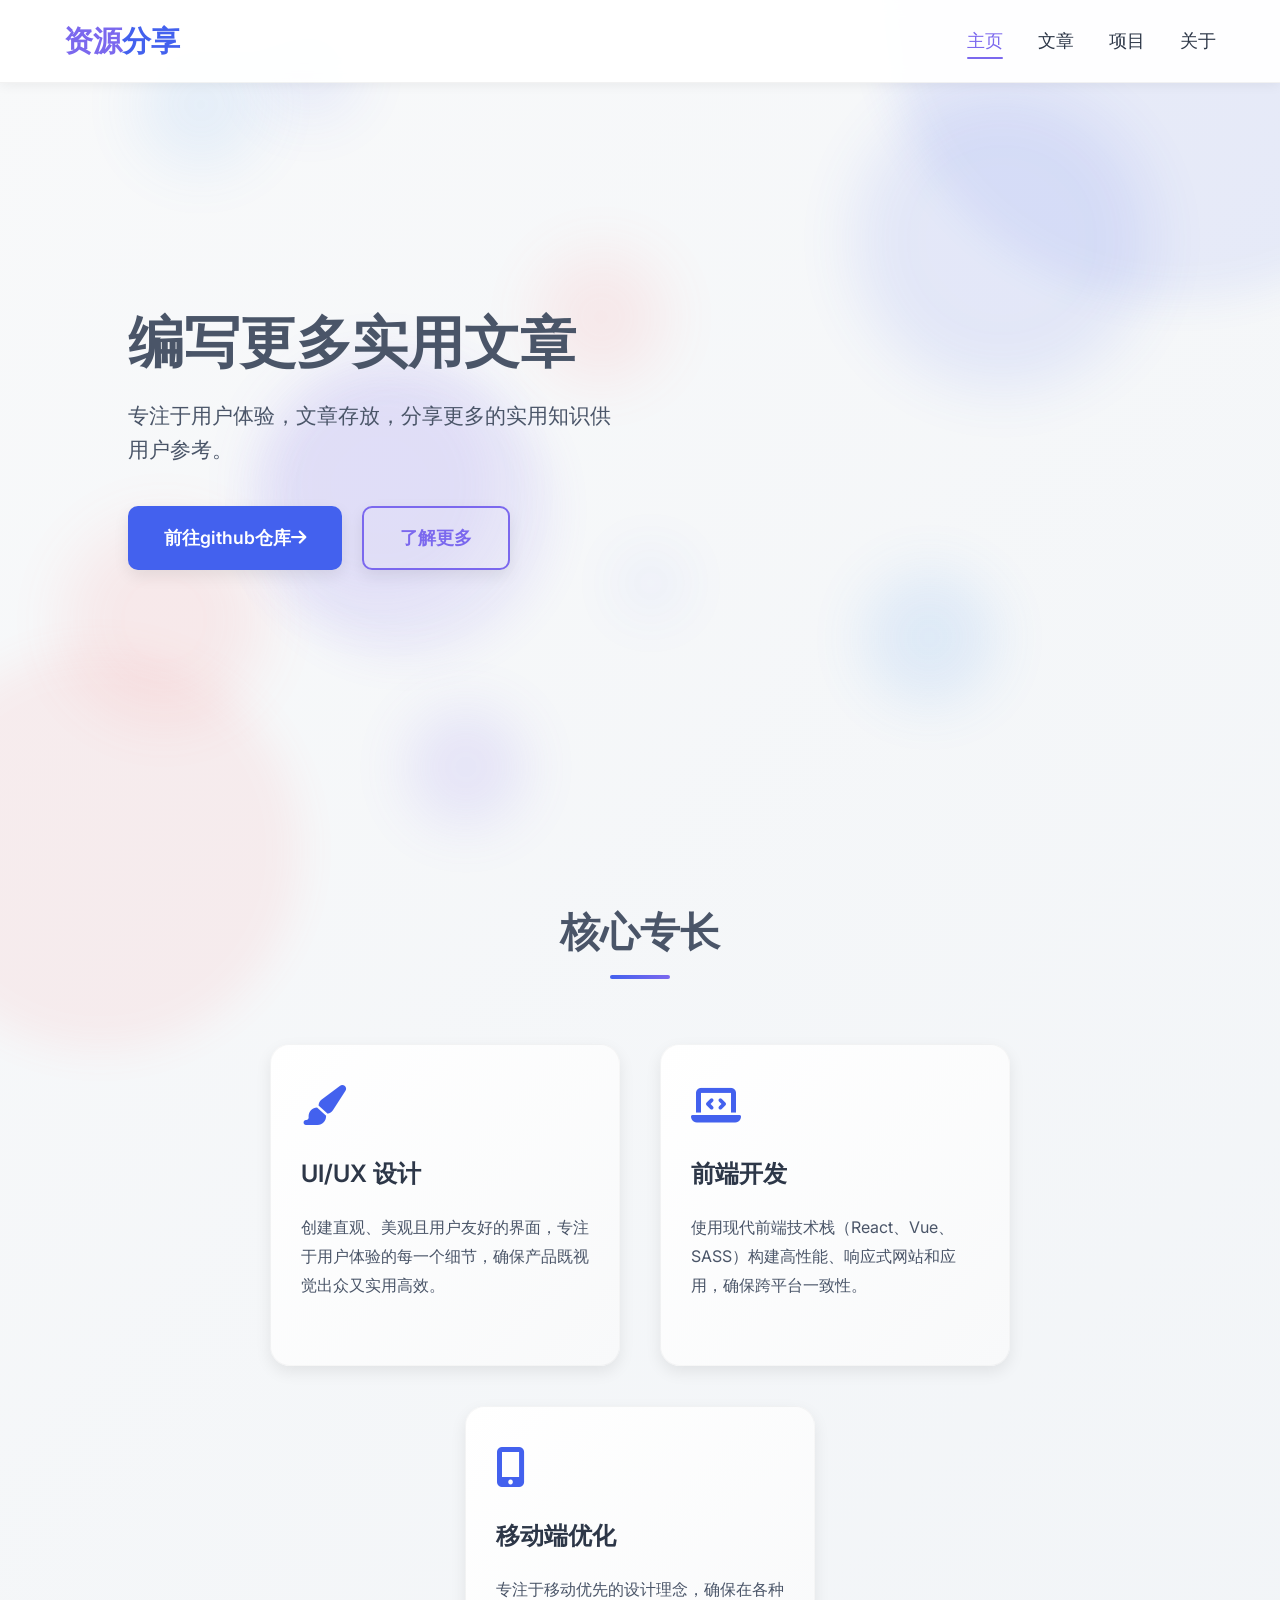
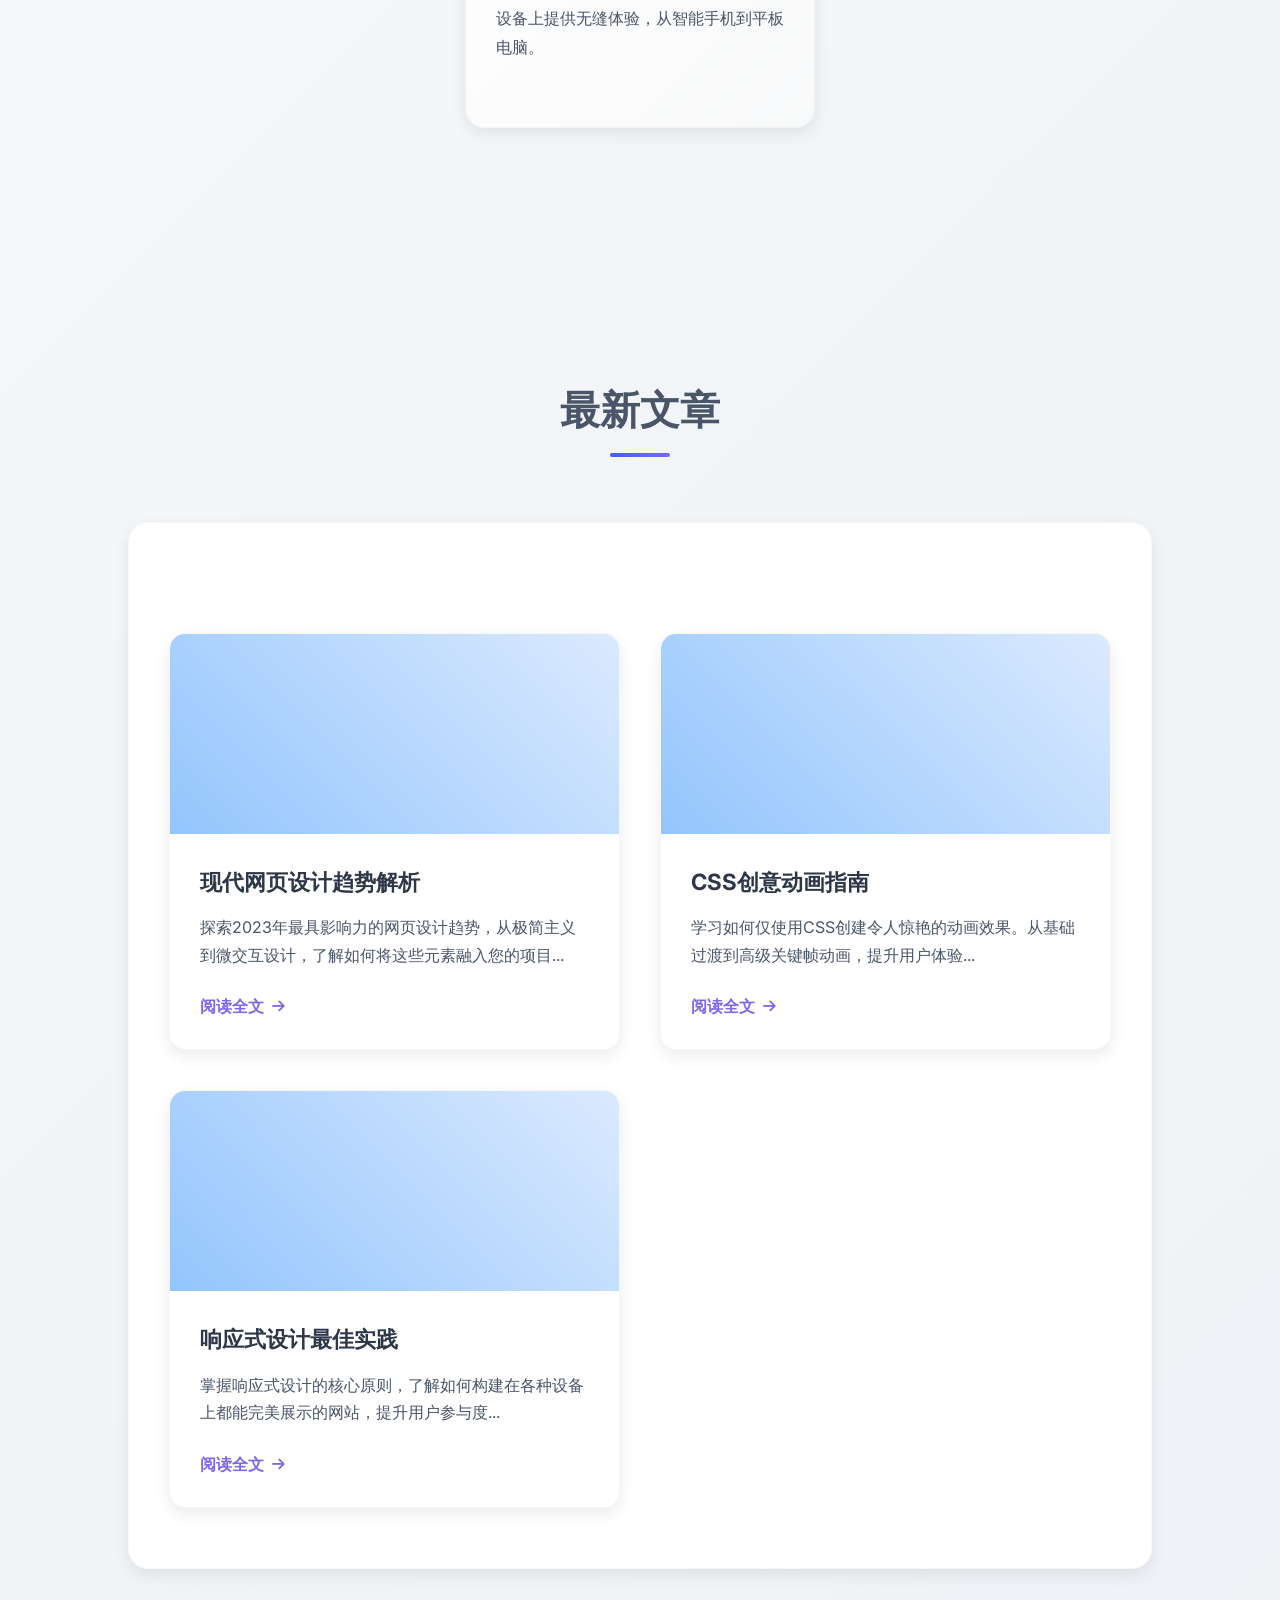
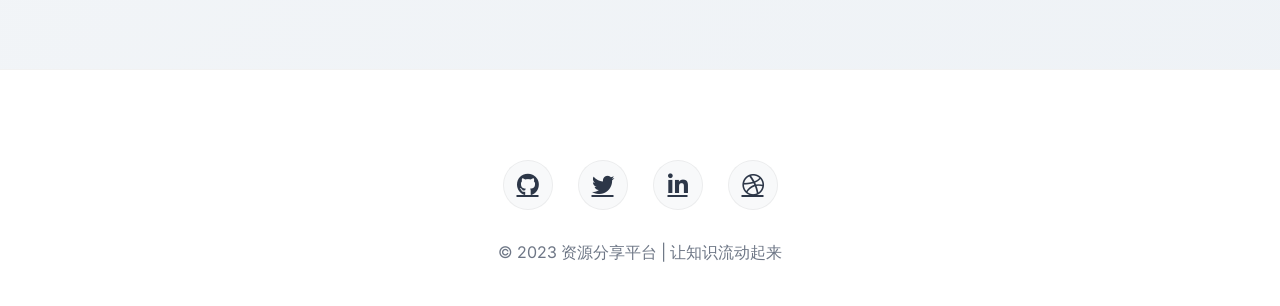
<file: index.html>
<!DOCTYPE html>
<html lang="zh-CN">
<head>
    <meta charset="UTF-8">
    <meta name="viewport" content="width=device-width, initial-scale=1.0">
    <title>资源分享平台 | 精美浅色主题</title>
    <link rel="stylesheet" href="https://cdnjs.cloudflare.com/ajax/libs/font-awesome/6.4.0/css/all.min.css">
    <link href="https://fonts.googleapis.com/css2?family=Inter:wght@300;400;500;600;700&display=swap" rel="stylesheet">
    <style>
        /* 更新背景色为浅色主题 */
        :root {
            --primary: #4361ee;
            --primary-light: #4895ef;
            --secondary: #ff6b6b;
            --accent: #7b68ee;
            --light: #f8f9fa;
            --light-gray: #eef2f6;
            --dark: #2d3748;
            --text: #4a5568;
            --transition: all 0.4s cubic-bezier(0.25, 0.8, 0.25, 1);
            --shadow: 0 6px 16px rgba(0, 0, 0, 0.08);
            --shadow-hover: 0 12px 24px rgba(0, 0, 0, 0.12);
            --card-gradient: linear-gradient(135deg, #ffffff, #f8f9fa);
        }
        
        * {
            margin: 0;
            padding: 0;
            box-sizing: border-box;
        }
        
        body {
            font-family: 'Inter', sans-serif;
            color: var(--text);
            line-height: 1.6;
            min-height: 100vh;
            overflow-x: hidden;
            padding-top: 80px;
            /* 浅色渐变背景 */
            background: linear-gradient(135deg, #f8f9fa 0%, #eef2f6 100%);
            position: relative;
        }
        
        /* 添加柔和的背景装饰元素 */
        .background-element {
            position: fixed;
            z-index: -1;
            border-radius: 50%;
            opacity: 0.08;
            filter: blur(20px);
        }
        
        .circle-1 {
            width: 600px;
            height: 600px;
            background: var(--primary);
            top: -300px;
            right: -200px;
        }
        
        .circle-2 {
            width: 400px;
            height: 400px;
            background: var(--secondary);
            bottom: -150px;
            left: -100px;
        }
        
        .circle-3 {
            width: 300px;
            height: 300px;
            background: var(--accent);
            top: 40%;
            left: 20%;
        }
        
        /* 导航栏保持不变 */
        nav {
            position: fixed;
            top: 0;
            left: 0;
            width: 100%;
            padding: 18px 5%;
            display: flex;
            justify-content: space-between;
            align-items: center;
            z-index: 100;
            background: rgba(255, 255, 255, 0.95);
            backdrop-filter: blur(10px);
            box-shadow: 0 2px 12px rgba(0, 0, 0, 0.06);
            transition: var(--transition);
            border-bottom: 1px solid rgba(0, 0, 0, 0.05);
        }
        
        .logo {
            font-size: 1.8rem;
            font-weight: 700;
            color: var(--accent);
            text-decoration: none;
            display: flex;
            align-items: center;
        }
        
        .logo span {
            color: var(--primary);
        }
        
        .nav-links {
            display: flex;
            list-style: none;
            gap: 35px;
        }
        
        .nav-links a {
            color: var(--dark);
            text-decoration: none;
            font-size: 1.1rem;
            font-weight: 500;
            position: relative;
            padding: 8px 0;
            transition: var(--transition);
        }
        
        .nav-links a::after {
            content: '';
            position: absolute;
            bottom: 0;
            left: 0;
            width: 0;
            height: 2px;
            background: var(--accent);
            transition: var(--transition);
            border-radius: 2px;
        }
        
        .nav-links a:hover {
            color: var(--accent);
        }
        
        .nav-links a:hover::after {
            width: 100%;
        }
        
        .nav-links a.active {
            color: var(--accent);
        }
        
        .nav-links a.active::after {
            width: 100%;
        }
        
        /* 英雄区域保持不变 */
        .hero {
            min-height: 80vh;
            display: flex;
            align-items: center;
            padding: 0 10%;
            position: relative;
        }
        
        .hero-content {
            max-width: 700px;
            position: relative;
            z-index: 2;
        }
        
        .hero h1 {
            font-size: 3.5rem;
            line-height: 1.15;
            margin-bottom: 25px;
            font-weight: 700;
        }
        
        .hero p {
            font-size: 1.3rem;
            margin-bottom: 40px;
            color: var(--text);
            max-width: 85%;
        }
        
        .hero-btns {
            display: flex;
            gap: 20px;
        }
        
        .btn {
            display: inline-flex;
            align-items: center;
            padding: 16px 36px;
            background: var(--primary);
            color: white;
            text-decoration: none;
            font-weight: 600;
            font-size: 1.1rem;
            border-radius: 10px;
            transition: var(--transition);
            box-shadow: var(--shadow);
            position: relative;
            overflow: hidden;
            border: none;
            z-index: 1;
        }
        
        .btn::after {
            content: '';
            position: absolute;
            top: 0;
            left: 0;
            width: 0;
            height: 100%;
            background: linear-gradient(45deg, var(--primary-light), var(--secondary));
            transition: var(--transition);
            z-index: -1;
        }
        
        .btn:hover {
            transform: translateY(-3px);
            box-shadow: var(--shadow-hover);
            color: white;
        }
        
        .btn:hover::after {
            width: 100%;
        }
        
        .btn-outline {
            background: transparent;
            border: 2px solid var(--accent);
            color: var(--accent);
        }
        
        .btn-outline:hover {
            background: rgba(123, 104, 238, 0.1);
            border-color: var(--accent);
            color: var(--accent);
        }
        
        /* 卡片区域保持不变 */
        .section {
            padding: 100px 10%;
        }
        
        .section-title {
            text-align: center;
            font-size: 2.5rem;
            margin-bottom: 80px;
            position: relative;
            font-weight: 700;
        }
        
        .section-title::after {
            content: '';
            position: absolute;
            bottom: -15px;
            left: 50%;
            transform: translateX(-50%);
            width: 60px;
            height: 4px;
            background: linear-gradient(90deg, var(--primary), var(--accent));
            border-radius: 2px;
        }
        
        .features {
            display: flex;
            justify-content: center;
            gap: 40px;
            margin-bottom: 50px;
            flex-wrap: wrap;
        }
        
        .card {
            background: var(--card-gradient);
            border-radius: 20px;
            padding: 40px 30px;
            width: 350px;
            transition: var(--transition);
            position: relative;
            overflow: hidden;
            box-shadow: var(--shadow);
            border: 1px solid rgba(0, 0, 0, 0.03);
        }
        
        .card:hover {
            transform: translateY(-10px);
            box-shadow: var(--shadow-hover);
        }
        
        .card i {
            font-size: 2.5rem;
            margin-bottom: 30px;
            color: var(--primary);
            display: inline-block;
        }
        
        .card h3 {
            color: var(--dark);
            margin-bottom: 20px;
            font-size: 1.5rem;
            font-weight: 600;
        }
        
        .card p {
            color: var(--text);
            margin-bottom: 25px;
            line-height: 1.8;
        }
        
        /* 文章区域保持不变 */
        .articles {
            background: white;
            border-radius: 20px;
            padding: 60px 40px;
            box-shadow: var(--shadow);
            border: 1px solid rgba(0, 0, 0, 0.03);
        }
        
        .article-grid {
            display: grid;
            grid-template-columns: repeat(auto-fit, minmax(300px, 1fr));
            gap: 40px;
            margin-top: 50px;
        }
        
        .article-card {
            background: white;
            border-radius: 16px;
            overflow: hidden;
            transition: var(--transition);
            height: 100%;
            display: flex;
            flex-direction: column;
            box-shadow: var(--shadow);
            border: 1px solid rgba(0, 0, 0, 0.03);
        }
        
        .article-card:hover {
            transform: translateY(-8px);
            box-shadow: var(--shadow-hover);
        }
        
        .article-img {
            height: 200px;
            background: linear-gradient(45deg, #93c5fd, #dbeafe);
            position: relative;
            overflow: hidden;
        }
        
        .article-content {
            padding: 30px;
            flex-grow: 1;
            display: flex;
            flex-direction: column;
        }
        
        .article-content h3 {
            font-size: 1.4rem;
            margin-bottom: 15px;
            color: var(--dark);
            transition: var(--transition);
        }
        
        .article-card:hover .article-content h3 {
            color: var(--accent);
        }
        
        .article-content p {
            color: var(--text);
            margin-bottom: 25px;
            flex-grow: 1;
            line-height: 1.7;
        }
        
        .read-more {
            display: inline-flex;
            align-items: center;
            color: var(--accent);
            text-decoration: none;
            font-weight: 600;
            transition: var(--transition);
            position: relative;
        }
        
        .read-more::after {
            content: '';
            position: absolute;
            bottom: -2px;
            left: 0;
            width: 0;
            height: 2px;
            background: var(--accent);
            transition: var(--transition);
        }
        
        .read-more:hover {
            color: var(--primary);
        }
        
        .read-more:hover::after {
            width: 100%;
        }
        
        .read-more i {
            margin-left: 8px;
            transition: var(--transition);
            font-size: 0.9rem;
        }
        
        .read-more:hover i {
            transform: translateX(5px);
        }
        
        /* 页脚保持不变 */
        footer {
            text-align: center;
            padding: 60px 5% 40px;
            background: white;
            border-top: 1px solid rgba(0, 0, 0, 0.05);
        }
        
        .social-links {
            display: flex;
            justify-content: center;
            gap: 25px;
            margin: 30px 0;
        }
        
        .social-links a {
            width: 50px;
            height: 50px;
            display: flex;
            align-items: center;
            justify-content: center;
            background: var(--light);
            border-radius: 50%;
            color: var(--dark);
            font-size: 1.4rem;
            transition: var(--transition);
            border: 1px solid rgba(0, 0, 0, 0.05);
        }
        
        .social-links a:hover {
            background: var(--primary);
            color: white;
            transform: translateY(-5px);
            box-shadow: var(--shadow);
        }
        
        .copyright {
            color: var(--text);
            font-size: 1rem;
            margin-top: 20px;
            opacity: 0.8;
        }
        
        /* 响应式设计保持不变 */
        @media (max-width: 992px) {
            .hero h1 {
                font-size: 3rem;
            }
            
            .features {
                gap: 30px;
            }
        }
        
        @media (max-width: 768px) {
            nav {
                padding: 15px 5%;
            }
            
            .nav-links {
                gap: 20px;
            }
            
            .hero {
                padding: 0 5%;
                min-height: 70vh;
            }
            
            .hero h1 {
                font-size: 2.2rem;
            }
            
            .hero p {
                font-size: 1.1rem;
                max-width: 100%;
            }
            
            .hero-btns {
                flex-direction: column;
                gap: 15px;
            }
            
            .section-title {
                font-size: 2rem;
            }
            
            .card {
                width: 100%;
                max-width: 400px;
            }
        }
        
        @media (max-width: 576px) {
            .nav-links {
                gap: 15px;
            }
            
            .nav-links a {
                font-size: 1rem;
            }
            
            .hero h1 {
                font-size: 1.8rem;
            }
            
            .section {
                padding: 80px 5%;
            }
            
            .articles {
                padding: 40px 20px;
            }
        }
        
        /* 新增装饰动画元素 */
        @keyframes float {
            0%, 100% { transform: translate(0, 0) rotate(0deg); }
            25% { transform: translate(20px, 20px) rotate(5deg); }
            50% { transform: translate(-20px, 30px) rotate(-5deg); }
            75% { transform: translate(30px, -20px) rotate(3deg); }
        }
        
        .floating-element {
            position: fixed;
            z-index: -1;
            border-radius: 50%;
            transform-origin: center;
            animation: float 12s infinite ease-in-out;
            opacity: 0.1;
            filter: blur(30px);
        }
    </style>
</head>
<body>
    <!-- 新增浅色背景装饰元素 -->
    <div class="background-element circle-1"></div>
    <div class="background-element circle-2"></div>
    <div class="background-element circle-3"></div>
    
    <!-- 新增浮动动画元素 -->
    <div class="floating-element" style="width: 300px; height: 300px; top: 10%; right: 10%; background: var(--primary);"></div>
    <div class="floating-element" style="width: 200px; height: 200px; bottom: 20%; left: 5%; background: var(--secondary);"></div>
    <div class="floating-element" style="width: 250px; height: 250px; top: 40%; left: 20%; background: var(--accent); animation-duration: 16s;"></div>
    
    <!-- 导航栏 -->
    <nav>
        <a href="#" class="logo">资源<span>分享</span></a>
        <ul class="nav-links">
            <li><a href="#" class="active">主页</a></li>
            <li><a href="tutorials.html">文章</a></li>
            <li><a href="#">项目</a></li>
            <li><a href="#">关于</a></li>
        </ul>
    </nav>
    
    <!-- 英雄区域 -->
    <section class="hero">
        <div class="hero-content">
            <h1>编写更多实用文章</h1>
            <p>专注于用户体验，文章存放，分享更多的实用知识供用户参考。</p>
            <div class="hero-btns">
                <a href="#" class="btn">前往github仓库 <i class="fas fa-arrow-right"></i></a>
                <a href="#" class="btn btn-outline">了解更多</a>
            </div>
        </div>
    </section>
    
    <!-- 卡片区域 -->
    <section class="section">
        <h2 class="section-title">核心专长</h2>
        <div class="features">
            <div class="card">
                <i class="fas fa-paint-brush"></i>
                <h3>UI/UX 设计</h3>
                <p>创建直观、美观且用户友好的界面，专注于用户体验的每一个细节，确保产品既视觉出众又实用高效。</p>
            </div>
            
            <div class="card">
                <i class="fas fa-laptop-code"></i>
                <h3>前端开发</h3>
                <p>使用现代前端技术栈（React、Vue、SASS）构建高性能、响应式网站和应用，确保跨平台一致性。</p>
            </div>
            
            <div class="card">
                <i class="fas fa-mobile-alt"></i>
                <h3>移动端优化</h3>
                <p>专注于移动优先的设计理念，确保在各种设备上提供无缝体验，从智能手机到平板电脑。</p>
            </div>
        </div>
    </section>
    
    <!-- 文章区域 -->
    <section class="section">
        <h2 class="section-title">最新文章</h2>
        <div class="articles">
            <div class="article-grid">
                <div class="article-card">
                    <div class="article-img"></div>
                    <div class="article-content">
                        <h3>现代网页设计趋势解析</h3>
                        <p>探索2023年最具影响力的网页设计趋势，从极简主义到微交互设计，了解如何将这些元素融入您的项目...</p>
                        <a href="#" class="read-more">阅读全文 <i class="fas fa-arrow-right"></i></a>
                    </div>
                </div>
                
                <div class="article-card">
                    <div class="article-img"></div>
                    <div class="article-content">
                        <h3>CSS创意动画指南</h3>
                        <p>学习如何仅使用CSS创建令人惊艳的动画效果。从基础过渡到高级关键帧动画，提升用户体验...</p>
                        <a href="#" class="read-more">阅读全文 <i class="fas fa-arrow-right"></i></a>
                    </div>
                </div>
                
                <div class="article-card">
                    <div class="article-img"></div>
                    <div class="article-content">
                        <h3>响应式设计最佳实践</h3>
                        <p>掌握响应式设计的核心原则，了解如何构建在各种设备上都能完美展示的网站，提升用户参与度...</p>
                        <a href="#" class="read-more">阅读全文 <i class="fas fa-arrow-right"></i></a>
                    </div>
                </div>
            </div>
        </div>
    </section>
    
    <!-- 页脚 -->
    <footer>
        <div class="social-links">
            <a href="#"><i class="fab fa-github"></i></a>
            <a href="#"><i class="fab fa-twitter"></i></a>
            <a href="#"><i class="fab fa-linkedin-in"></i></a>
            <a href="#"><i class="fab fa-dribbble"></i></a>
        </div>
        <p class="copyright">© 2023 资源分享平台 | 让知识流动起来</p>
    </footer>
    
    <script>
        // 导航栏滚动效果
        window.addEventListener('scroll', () => {
            const nav = document.querySelector('nav');
            if (window.scrollY > 50) {
                nav.style.boxShadow = '0 5px 15px rgba(0, 0, 0, 0.1)';
                nav.style.padding = '15px 5%';
                nav.style.background = 'rgba(255, 255, 255, 0.98)';
            } else {
                nav.style.boxShadow = '0 2px 12px rgba(0, 0, 0, 0.06)';
                nav.style.padding = '18px 5%';
                nav.style.background = 'rgba(255, 255, 255, 0.95)';
            }
        });
        
        // 卡片悬停效果增强
        document.querySelectorAll('.card').forEach(card => {
            card.addEventListener('mousemove', (e) => {
                const rect = card.getBoundingClientRect();
                const x = e.clientX - rect.left;
                const y = e.clientY - rect.top;
                
                card.style.setProperty('--mouse-x', `${x}px`);
                card.style.setProperty('--mouse-y', `${y}px`);
            });
        });
        
        // 导航链接激活状态
        document.querySelectorAll('.nav-links a').forEach(link => {
            link.addEventListener('click', function(e) {
                document.querySelectorAll('.nav-links a').forEach(l => l.classList.remove('active'));
                this.classList.add('active');
            });
        });
        
        // 添加更多动画元素
        document.addEventListener('DOMContentLoaded', () => {
            const container = document.body;
            for (let i = 0; i < 6; i++) {
                const size = Math.random() * 100 + 50;
                const top = Math.random() * 100;
                const left = Math.random() * 100;
                const duration = 15 + Math.random() * 10;
                const colors = ['#4361ee', '#ff6b6b', '#7b68ee', '#4895ef'];
                const color = colors[Math.floor(Math.random() * colors.length)];
                
                const element = document.createElement('div');
                element.classList.add('floating-element');
                element.style.width = `${size}px`;
                element.style.height = `${size}px`;
                element.style.top = `${top}%`;
                element.style.left = `${left}%`;
                element.style.animationDuration = `${duration}s`;
                element.style.background = color;
                element.style.opacity = Math.random() * 0.1 + 0.05;
                
                container.appendChild(element);
            }
        });
    </script>
</body>
</html>
</file>
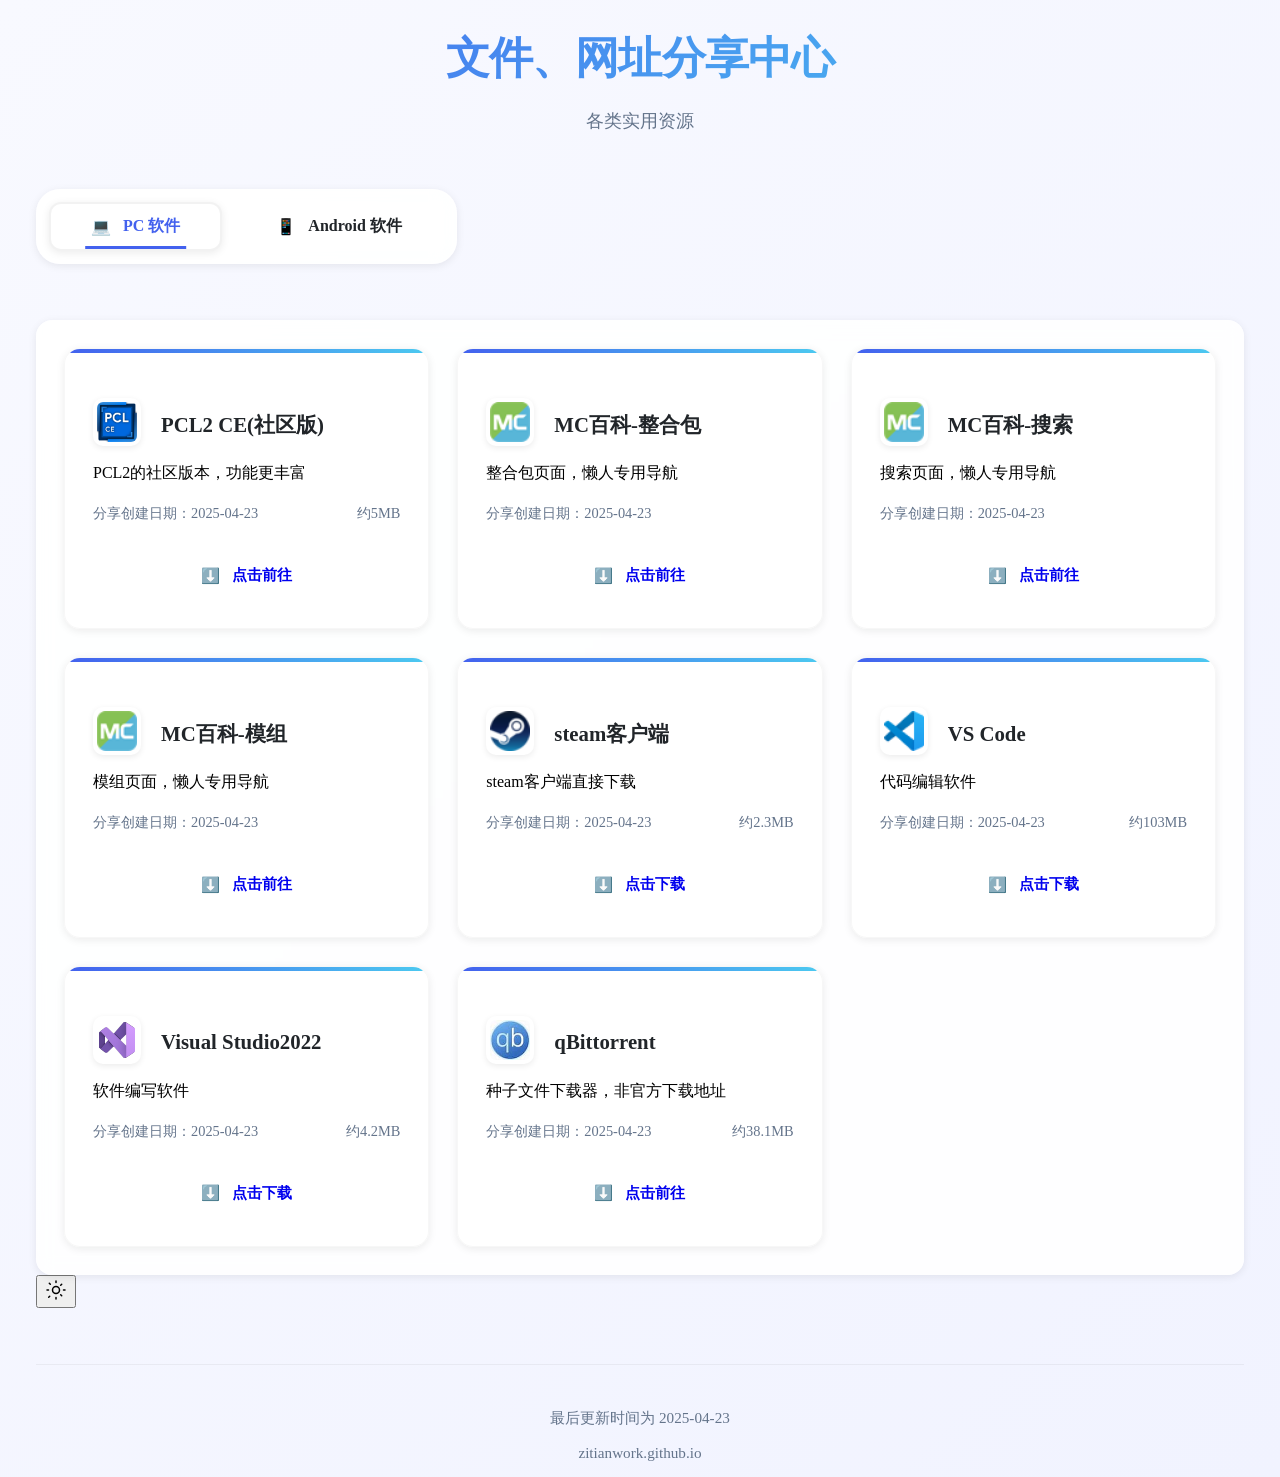
<file: file.html>
<!DOCTYPE html>
<html lang="zh-CN" data-theme="light">
<head>
    <meta charset="UTF-8">
    <meta name="viewport" content="width=device-width, initial-scale=1.0">
    <title>文件、网址分享中心</title>
    <style>
        :root {
            /* 原有变量保持不变 */
            --primary: #4361ee;
            --secondary: #3f37c9;
            --accent: #4cc9f0;
            --light: #f8f9fa;
            --dark: #212529;
			--success: #28a745;
            --warning: #ffc107;
            --danger: #dc3545;
            --glass: rgba(255, 255, 255, 0.9);
            --shadow-sm: 0 2px 8px rgba(0, 0, 0, 0.08);
			--shadow-md: 0 4px 12px rgba(0, 0, 0, 0.12);
            --shadow-lg: 0 8px 24px rgba(0, 0, 0, 0.15);
            --transition: all 0.3s cubic-bezier(0.4, 0, 0.2, 1);
            --border-radius: 16px;
			--spacing-xs: 0.75rem;
            --spacing-sm: 1.25rem;
            --spacing-md: 1.75rem;
			--spacing-lg: 2.5rem;
            --spacing-xl: 3.5rem;
		    --bg-solid-light: #ffffff;
		    --bg-solid-dark: #212529;
			--bg-gradient-light: linear-gradient(135deg, #f8f9ff 0%, #f1f3ff 100%);
            --bg-gradient-dark: linear-gradient(135deg, #2d2f33 0%, #1a1c20 100%);

        @font-face {
                font-family: 'Inter';
                src: url('https://fonts.gstatic.com/s/inter/v12/UcC73FwrK3iLTeHuS_fvQtMwCp50KnMa1ZL7W0Q5nw.woff2') format('woff2');
            }


            /* 新增深色变量 */
            --dark-text-primary: #e9ecef;
            --dark-text-secondary: #adb5bd;
            --dark-bg: #212529;
            --dark-glass: rgba(33, 37, 41, 0.9);
        }
  
         .container {
                    max-width: 1440px;
                    margin: 0 auto;
                    padding: 0 var(--spacing-md);
                }
        
                header {
                    text-align: center;
                    margin-bottom: var(--spacing-xl);
                    opacity: 0;
                    transform: translateY(20px);
                    animation: fadeInUp 0.6s 0.2s forwards;
                }
        
                h1 {
                    font-size: 2.75rem;
                    font-weight: 800;
                    margin-bottom: var(--spacing-sm);
                    background: linear-gradient(135deg, var(--primary), var(--accent));
                    -webkit-background-clip: text;
                    background-clip: text;
                    color: transparent;
                    letter-spacing: -0.02em;
                }
        
                .subtitle {
                    font-size: 1.15rem;
                    color: #64748b;
                    max-width: 680px;
                    margin: 0 auto;
                    font-weight: 500;
                }
        
                .platform-nav {
                    display: inline-flex;
                    gap: var(--spacing-xs);
                    margin-bottom: var(--spacing-xl);
                    position: sticky;
                    top: var(--spacing-md);
                    z-index: 100;
                    backdrop-filter: blur(12px);
                    background: var(--glass);
                    padding: var(--spacing-xs);
                    border-radius: calc(var(--border-radius) * 1.5);
                    box-shadow: var(--shadow-sm);
                    border: 1px solid rgba(255,255,255,0.2);
                }
        
                .platform-tab {
                    padding: var(--spacing-xs) var(--spacing-lg);
                    border-radius: calc(var(--border-radius) * 0.75);
                    cursor: pointer;
                    transition: var(--transition);
                    font-weight: 600;
                    display: flex;
                    align-items: center;
                    gap: var(--spacing-xs);
                    position: relative;
                    overflow: hidden;
                    background: rgba(255,255,255,0.6);
                    color: var(--dark);
                    border: 2px solid transparent;
                }
        
                .platform-tab.active {
                    background: rgba(255,255,255,1);
                    box-shadow: var(--shadow-sm);
                    border-color: rgba(0,0,0,0.05);
                    color: var(--primary);
                }
        
                .platform-tab::after {
                    content: '';
                    position: absolute;
                    bottom: 0;
                    left: 50%;
                    transform: translateX(-50%);
                    width: 0;
                    height: 3px;
                    background: currentColor;
                    transition: var(--transition);
                }
        
                .platform-tab.active::after {
                    width: 60%;
                }
        
                .platform-section {
                    display: none;
                    grid-template-columns: repeat(auto-fill, minmax(320px, 1fr));
                    gap: var(--spacing-md);
                    padding: var(--spacing-md);
                    border-radius: var(--border-radius);
                    background: var(--glass);
                    backdrop-filter: blur(8px);
                    box-shadow: var(--shadow-sm);
                }
        
                .platform-section.active {
                    display: grid;
                    animation: fadeIn 0.5s;
                }
        
                .file-card {
                    background: rgba(255,255,255,0.95);
                    border-radius: var(--border-radius);
                    padding: var(--spacing-md);
                    box-shadow: var(--shadow-sm);
                    transition: var(--transition);
                    opacity: 0;
                    transform: translateY(20px);
                    animation: fadeInUp 0.5s forwards;
                    position: relative;
                    overflow: hidden;
                    border: 1px solid rgba(0,0,0,0.03);
                }
        
                .file-card:hover {
                    transform: translateY(-6px);
                    box-shadow: var(--shadow-lg);
                }
        
                .file-card::before {
                    content: '';
                    position: absolute;
                    top: 0;
                    left: 0;
                    right: 0;
                    height: 4px;
                    background: linear-gradient(90deg, var(--primary) 0%, var(--accent) 100%);
                }
        
                .android .file-card::before {
                    background: linear-gradient(90deg, var(--success) 0%, #4cd964 100%);
                }
        
                .file-card h3 {
                    font-size: 1.3rem;
                    margin-bottom: var(--spacing-xs);
                    color: var(--dark);
                    display: flex;
                    align-items: center;
                    gap: var(--spacing-sm);
                    font-weight: 700;
                }
        
                .file-card img {
                    width: 44px;
                    height: 44px;
                    object-fit: contain;
                    border-radius: 10px;
                    box-shadow: 0 2px 6px rgba(0,0,0,0.08);
                    padding: 4px;
                    background: white;
                }
        
                .file-meta {
                    display: flex;
                    justify-content: space-between;
                    color: #64748b;
                    font-size: 0.9rem;
                    margin: var(--spacing-sm) 0;
                    gap: var(--spacing-xs);
                    flex-wrap: wrap;
                }
        
                .file-actions {
                    display: flex;
                    gap: var(--spacing-sm);
                    margin-top: var(--spacing-md);
                }
        
                .action-btn {
                    flex: 1;
                    padding: var(--spacing-xs) var(--spacing-sm);
                    text-align: center;
                    border-radius: calc(var(--border-radius) * 0.6);
                    text-decoration: none;
                    transition: var(--transition);
                    font-weight: 600;
                    font-size: 0.95rem;
                    display: flex;
                    align-items: center;
                    justify-content: center;
                    gap: var(--spacing-xs);
                    border: 2px solid transparent;
                }
        
                .action-btn.primary {
                    background: var(--primary);
                    color: white;
                }
        
                .action-btn.primary:hover {
                    background: var(--secondary);
                    transform: translateY(-2px);
                }
        
                .action-btn.secondary {
                    background: white;
                    color: var(--dark);
                    border-color: rgba(0,0,0,0.08);
                }
        
                .action-btn.secondary:hover {
                    background: #f8f9ff;
                    border-color: var(--primary);
                    color: var(--primary);
                }
        
                .footer {
                    text-align: center;
                    margin-top: var(--spacing-xl);
                    color: #64748b;
                    font-size: 0.95rem;
                    padding-top: var(--spacing-md);
                    border-top: 1px solid rgba(0,0,0,0.05);
                }
        
                /* 动画定义 */
                @keyframes fadeInUp {
                    from { opacity: 0; transform: translateY(20px); }
                    to { opacity: 1; transform: translateY(0); }
                }
        
                @keyframes tabSlide {
                    from { width: 0; opacity: 0; }
                    to { width: 60%; opacity: 1; }
                }
        
                /* 响应式优化 */
                @media (max-width: 768px) {
                    .platform-nav {
                        width: 100%;
                        justify-content: center;
                    }
                    
                    .platform-tab {
                        flex: 1;
                        justify-content: center;
                        padding: 0.75rem;
                    }
                    
                    .file-card {
                        margin-bottom: var(--spacing-xs);
                    }
                    
                    h1 {
                        font-size: 2.25rem;
                    }					
                }

        body {
            background: var(--bg-gradient-light);
            transition: background 0.5s ease;
        }

        /* 深色模式覆盖 */
        [data-theme="dark"] {
            --light: #212529;
            --dark: #f8f9fa;
            --glass: var(--dark-glass);
            --shadow-sm: 0 2px 8px rgba(0, 0, 0, 0.4);
			--text-primary: #e9ecef;
            --text-secondary: #adb5bd;
            --border-color: rgba(255,255,255,0.15);
            
            body {
                font-family: 'Inter', system-ui, -apple-system, sans-serif;
                background: var(--bg-gradient-light);
                color: var(--dark);
                line-height: 1.65;
                min-height: 100vh;
                padding: var(--spacing-xl) 0;
            }
            
            .file-card {
                background: var(--dark-glass);
                color: var(--dark-text-primary);
                border-color: rgba(255,255,255,0.1);
            }
            
            .subtitle, .file-meta {
                color: var(--dark-text-secondary);
            }
        }
		
		 [data-theme="dark"] body {
            background: var(--bg-gradient-dark);
        }
		
		/* 新增背景切换面板 */
		.bg-switcher {
		    position: fixed;
		    bottom: 8rem;
		    right: 2rem;
		    width: 44px;
		    height: 44px;
		    border-radius: 50%;
		    background: var(--primary);
		    color: white;
		    cursor: pointer;
		    box-shadow: var(--shadow-lg);
		    display: flex;
		    align-items: center;
		    justify-content: center;
		    z-index: 999;
		}
		
		.bg-options {
		    position: absolute;
		    bottom: 100%;
		    right: 0;
		    width: 160px;
		    background: var(--glass);
		    border-radius: var(--border-radius);
		    padding: var(--spacing-sm);
		    box-shadow: var(--shadow-lg);
		    opacity: 0;
		    transform: translateY(20px);
		    transition: var(--transition);
		}
		
		.bg-options.active {
		    opacity: 1;
		    transform: translateY(0);
		}
		
		/* 新增图标动画 */
		.theme-icon {
		    transition: transform 0.3s cubic-bezier(0.4, 0, 0.2, 1);
		}
		
		.theme-icon:hover {
		    transform: rotate(15deg);
		}
		
		/* 深色模式图标切换 */
		[data-theme="dark"] .sun {
		    display: none;
		}
		
		[data-theme="light"] .moon {
		    display: none;
		}
    </style>
</head>
<body>
	<div class="container">
	        <header>
	            <h1>文件、网址分享中心</h1>
	            <p class="subtitle">各类实用资源</p>
	        </header>
	
	        <div class="platform-nav">
	            <div class="platform-tab pc-tab active" onclick="showPlatform('pc')">
	                <span class="icon">💻</span>
	                <span>PC 软件</span>
	            </div>
	            <div class="platform-tab android-tab" onclick="showPlatform('android')">
	                <span class="icon">📱</span>
	                <span>Android 软件</span>
	            </div>
	        </div>
	
	        <!-- PC平台 -->
	        <div class="platform-section pc active">
	            <div class="file-card">
	                <h3>
	                    <span class="img-container">
							<img src="ico/logo.ico" style="width: 40px; height: 40px;">
						</span>
	                    <span>PCL2 CE(社区版)</span>
	                </h3>
					<div>
						<span>PCL2的社区版本，功能更丰富</span>
					</div>
	                <div class="file-meta">
	                    <span>分享创建日期：2025-04-23</span>
	                    <span>约5MB</span>
	                </div>
	                <div class="file-actions">
	                    <a href="https://github.pcl2ce.dpdns.org/download.html" target="_blank" class="action-btn">
	                        <span class="icon">⬇️</span>
	                        <span>点击前往</span>
	                    </a>
	                </div>
	            </div>
	
	            
	            <div class="file-card">
	                <h3>
	                    <span class="img-container">
	            			<img src="ico/bk.png" style="width: 40px; height: 40px;">
	            		</span>
	                    <span>MC百科-整合包</span>
	                </h3>
					<div>
						<span>整合包页面，懒人专用导航</span>
					</div>
	                <div class="file-meta">
	                    <span>分享创建日期：2025-04-23</span>
	                </div>
	                <div class="file-actions">
	                    <a href="https://www.mcmod.cn/modpack.html" target="_blank" class="action-btn">
	                        <span class="icon">⬇️</span>
	                        <span>点击前往</span>
	                    </a>
	                </div>
	            </div>
				
				<div class="file-card">
				    <h3>
				        <span class="img-container">
							<img src="ico/bk.png" style="width: 40px; height: 40px;">
						</span>
				        <span>MC百科-搜索</span>
				    </h3>
					<div>
						<span>搜索页面，懒人专用导航</span>
					</div>
				    <div class="file-meta">
				        <span>分享创建日期：2025-04-23</span>
				    </div>
				    <div class="file-actions">
				        <a href="https://search.mcmod.cn/" target="_blank" class="action-btn">
				            <span class="icon">⬇️</span>
				            <span>点击前往</span>
				        </a>
				    </div>
				</div>
				
				<div class="file-card">
				    <h3>
				        <span class="img-container">
							<img src="ico/bk.png" style="width: 40px; height: 40px;">
						</span>
				        <span>MC百科-模组</span>
				    </h3>
					<div>
						<span>模组页面，懒人专用导航</span>
					</div>
				    <div class="file-meta">
				        <span>分享创建日期：2025-04-23</span>
				    </div>
				    <div class="file-actions">
				        <a href="https://www.mcmod.cn/modlist.html" target="_blank" class="action-btn">
				            <span class="icon">⬇️</span>
				            <span>点击前往</span>
				        </a>
				    </div>
				</div>
				
				<div class="file-card">
				    <h3>
				        <span class="img-container">
							<img src="ico/steam.png" style="width: 40px; height: 40px;">
						</span>
				        <span>steam客户端</span>
				    </h3>
					<div>
						<span>steam客户端直接下载</span>
					</div>
				    <div class="file-meta">
				        <span>分享创建日期：2025-04-23</span>
						<span>约2.3MB</span>
				    </div>
				    <div class="file-actions">
				        <a href="https://media.st.dl.eccdnx.com/client/installer/SteamSetup.exe" target="_blank" class="action-btn">
				            <span class="icon">⬇️</span>
				            <span>点击下载</span>
				        </a>
				    </div>
				</div>
				
				<div class="file-card">
				    <h3>
				        <span class="img-container">
							<img src="ico/vs.png" style="width: 40px; height: 40px;">
						</span>
				        <span>VS Code</span>
				    </h3>
					<div>
						<span>代码编辑软件</span>
					</div>
				    <div class="file-meta">
				        <span>分享创建日期：2025-04-23</span>
						<span>约103MB</span>
				    </div>
				    <div class="file-actions">
				        <a href="https://code.visualstudio.com/sha/download?build=stable&os=win32-x64-user" target="_blank" class="action-btn">
				            <span class="icon">⬇️</span>
				            <span>点击下载</span>
				        </a>
				    </div>
				</div>
				
				<div class="file-card">
				    <h3>
				        <span class="img-container">
							<img src="ico/vs-icon.svg" style="width: 40px; height: 40px;">
						</span>
				        <span>Visual Studio2022</span>
				    </h3>
					<div>
						<span>软件编写软件</span>
					</div>
				    <div class="file-meta">
				        <span>分享创建日期：2025-04-23</span>
						<span>约4.2MB</span>
				    </div>
				    <div class="file-actions">
				        <a href="https://c2rsetup.officeapps.live.com/c2r/downloadVS.aspx?sku=community&channel=Release&version=VS2022&source=VSLandingPage&cid=2030:1812965fdd0546d8869320683fccf30f" target="_blank" class="action-btn">
				            <span class="icon">⬇️</span>
				            <span>点击下载</span>
				        </a>
				    </div>
				</div>
				
				<div class="file-card">
				    <h3>
				        <span class="img-container">
							<img src="ico/qb.jpg" style="width: 40px; height: 40px;">
						</span>
				        <span>qBittorrent</span>
				    </h3>
					<div>
						<span>种子文件下载器，非官方下载地址</span>
					</div>
				    <div class="file-meta">
				        <span>分享创建日期：2025-04-23</span>
						<span>约38.1MB</span>
				    </div>
				    <div class="file-actions">
				        <a href="https://www.techspot.com/downloads/5292-qbittorrent.html" target="_blank" class="action-btn">
				            <span class="icon">⬇️</span>
				            <span>点击前往</span>
				        </a>
				    </div>
				</div>
			</div>
	
	        <!-- Android平台 -->
	        <div class="platform-section android">
				
	            <!-- <div class="file-card">
	                <h3>
	                    <span class="icon">📱</span>
	                    <span>移动端 APP v1.4.2</span>
	                </h3>
	                <div class="file-meta">
	                    <span>2025-04-22</span>
	                    <span>82MB</span>
	                </div>
	                <div class="file-actions">
	                    <a href="#android-apk" class="action-btn">
	                        <span class="icon">📥</span>
	                        <span>APK 下载</span>
	                    </a>
	                    <a href="#android-play" class="action-btn secondary">
	                        <span class="icon">🛒</span>
	                        <span>商店安装</span>
	                    </a>
	                </div>
	            </div> -->
				
				<div>
					<h1>正在装修</h1>
				</div>
	        </div>
	
	        <button class="theme-toggle" onclick="toggleTheme()">
	            <svg class="theme-icon" xmlns="http://www.w3.org/2000/svg" width="24" height="24" viewBox="0 0 24 24">
	                <!-- 月亮图标（深色模式） -->
	                <path class="moon" fill="none" stroke="currentColor" stroke-width="1.5" 
	                      d="M20 15.3A7.5 7.5 0 0 1 8.7 4 9 9 0 1 0 20 15.3z"/>
	                
	                <!-- 太阳图标（浅色模式） -->
	                <g class="sun">
	                    <circle cx="12" cy="12" r="3.5" fill="none" stroke="currentColor" stroke-width="1.5"/>
	                    <g stroke="currentColor" stroke-width="1.5" stroke-linecap="round">
	                        <path d="M12 3v1.5m0 15v1.5" class="sun-ray"/>
	                        <path d="M21 12h-1.5M3 12h1.5" class="sun-ray"/>
	                        <path d="M17.7 6.3l-1 1m-11 11l-1 1" class="sun-ray"/>
	                        <path d="M17.7 17.7l-1-1M6.3 6.3l-1-1" class="sun-ray"/>
	                    </g>
	                </g>
	            </svg>
	        </button>
			
	        <div class="footer">
	            <p>最后更新时间为 2025-04-23</p>
	            <p>zitianwork.github.io</p>
	        </div>
	    </div>

    <script>
		function showPlatform(platform) {
		            // 切换导航激活状态
		            document.querySelectorAll('.platform-tab').forEach(tab => {
		                tab.classList.remove('active');
		            });
		            event.currentTarget.classList.add('active');
		
		            // 切换内容显示
		            document.querySelectorAll('.platform-section').forEach(section => {
		                section.classList.remove('active');
		            });
		            document.querySelector(`.platform-section.${platform}`).classList.add('active');
		        }
		
		        // 卡片动画触发
		        document.addEventListener('DOMContentLoaded', () => {
		            const cards = document.querySelectorAll('.file-card');
		            const observer = new IntersectionObserver((entries) => {
		                entries.forEach(entry => {
		                    if (entry.isIntersecting) {
		                        entry.target.style.animationPlayState = 'running';
		                        observer.unobserve(entry.target);
		                    }
		                });
		            }, {
		                threshold: 0.1
		            });
		
		            cards.forEach(card => {
		                card.style.animationPlayState = 'paused';
		                observer.observe(card);
		            });
		        });
		
		// 主题切换功能
		        function initTheme() {
		            const savedTheme = localStorage.getItem('theme') || 'light';
		            document.documentElement.setAttribute('data-theme', savedTheme);
		        }
		
		        function toggleTheme() {
		            const html = document.documentElement;
		            const currentTheme = html.getAttribute('data-theme');
		            const newTheme = currentTheme === 'light' ? 'dark' : 'light';
		            
		            // 应用过渡效果
		            html.style.transition = 'background 0.5s ease';
		            setTimeout(() => html.style.transition = '', 500);
		            
		            // 更新主题和背景
		            html.setAttribute('data-theme', newTheme);
		            localStorage.setItem('theme', newTheme);
		            
		            // 强制重绘解决Safari渲染问题
		            document.body.style.animation = 'none';
		            setTimeout(() => document.body.style.animation = '', 10);
		        }
		
		        // 初始化主题
		        document.addEventListener('DOMContentLoaded', initTheme);
    </script>
</body>
</html>
</file>
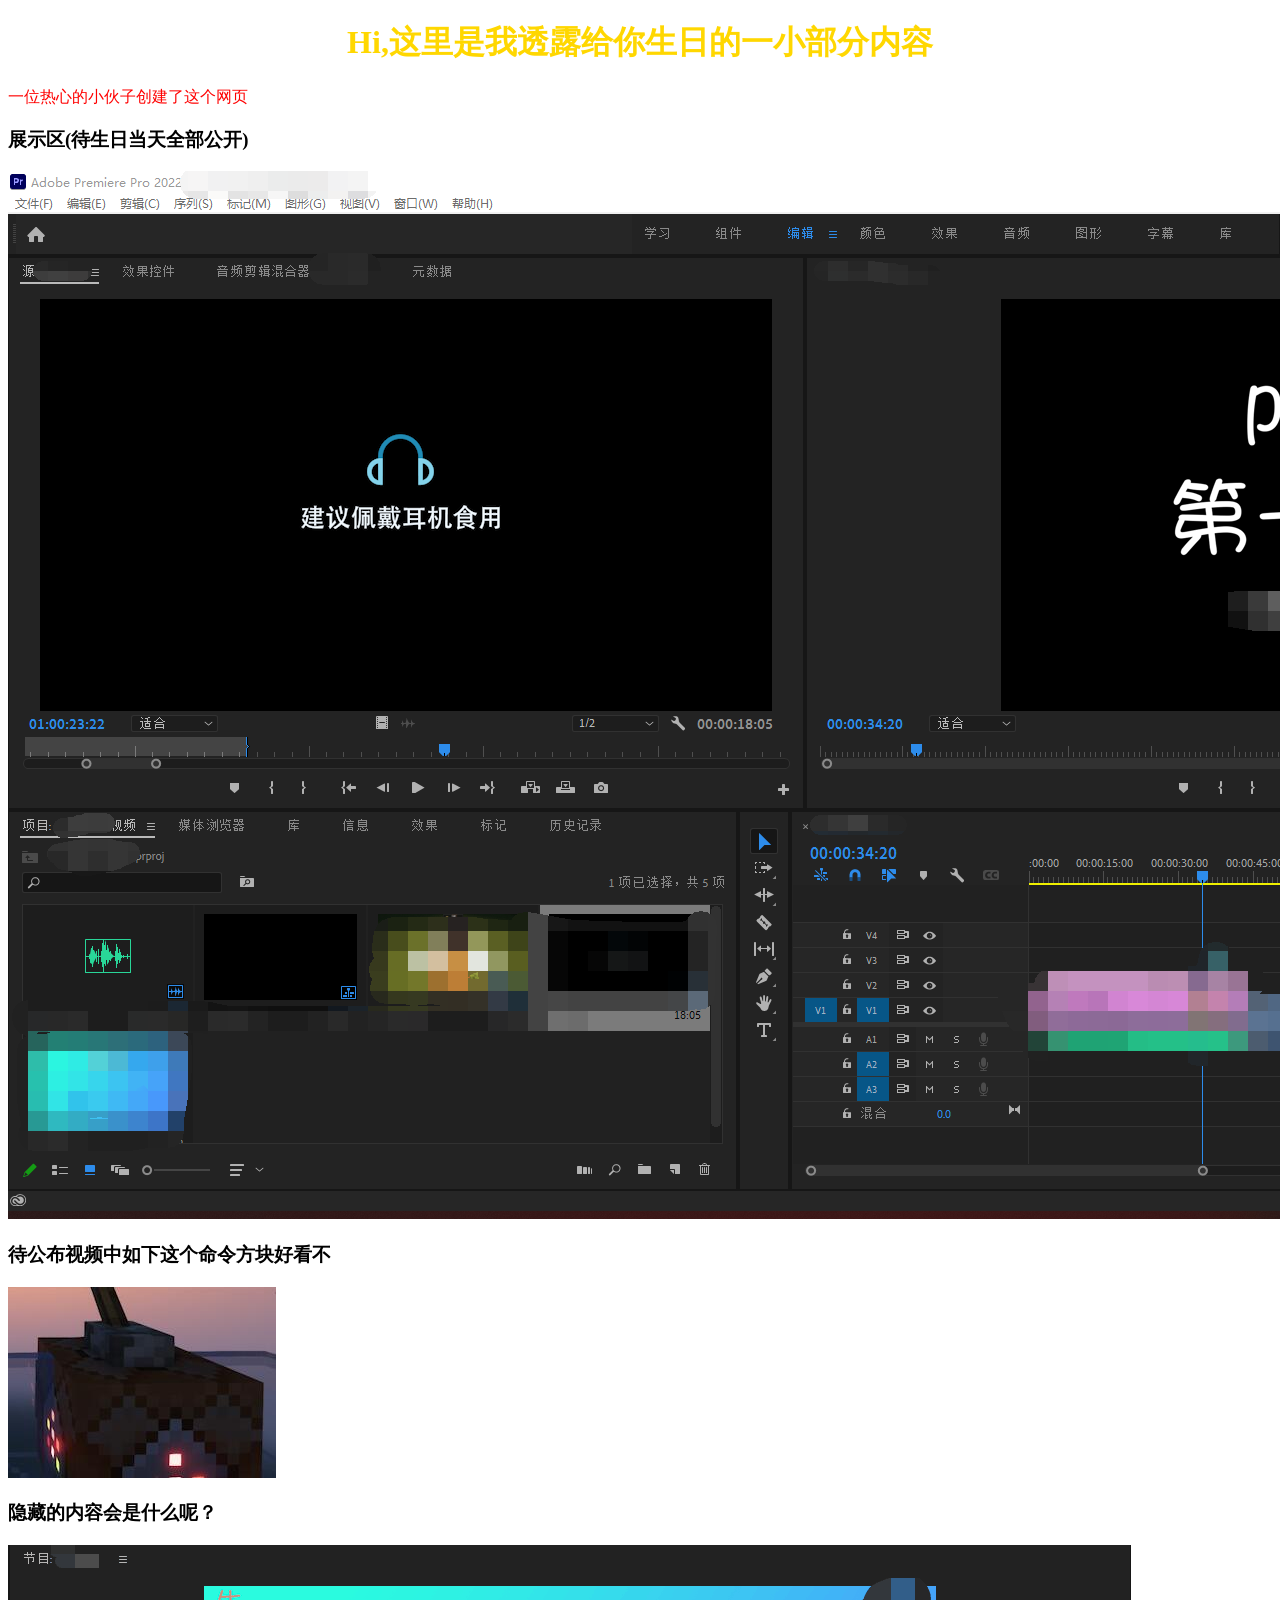
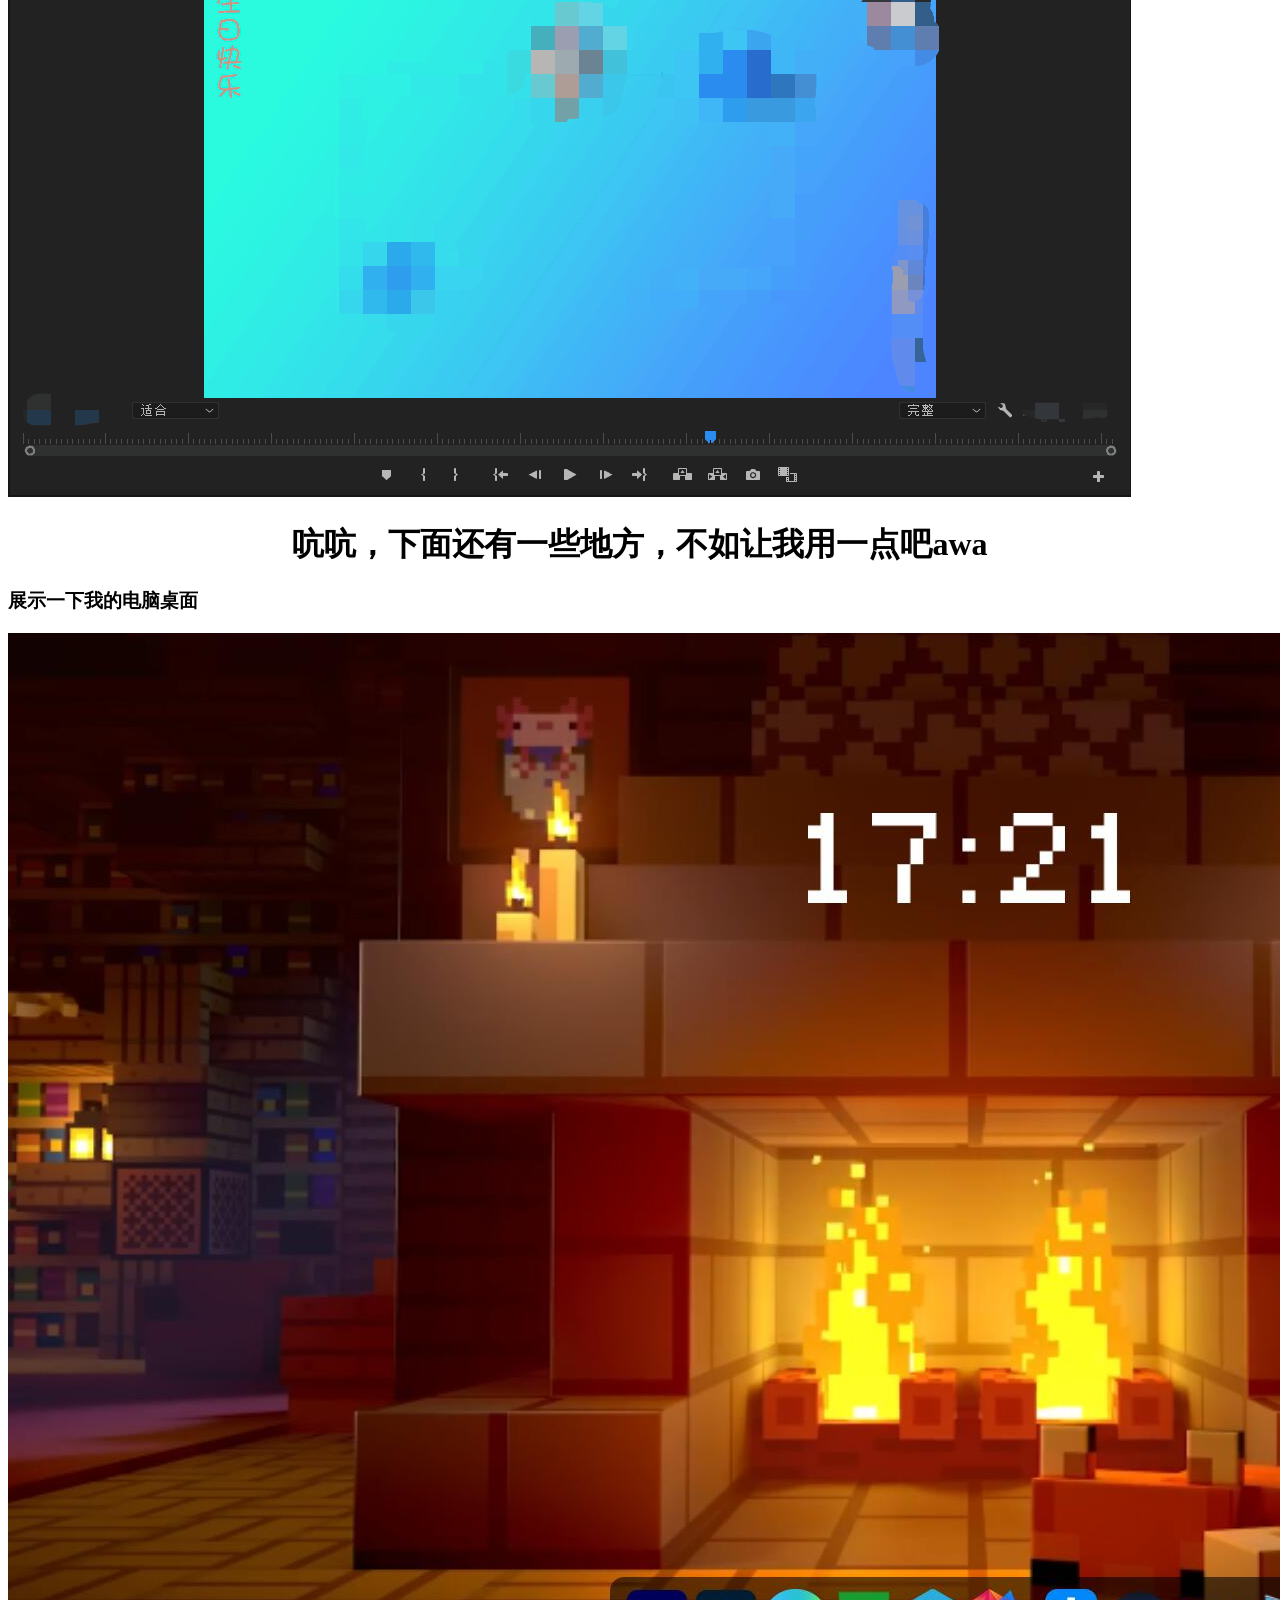
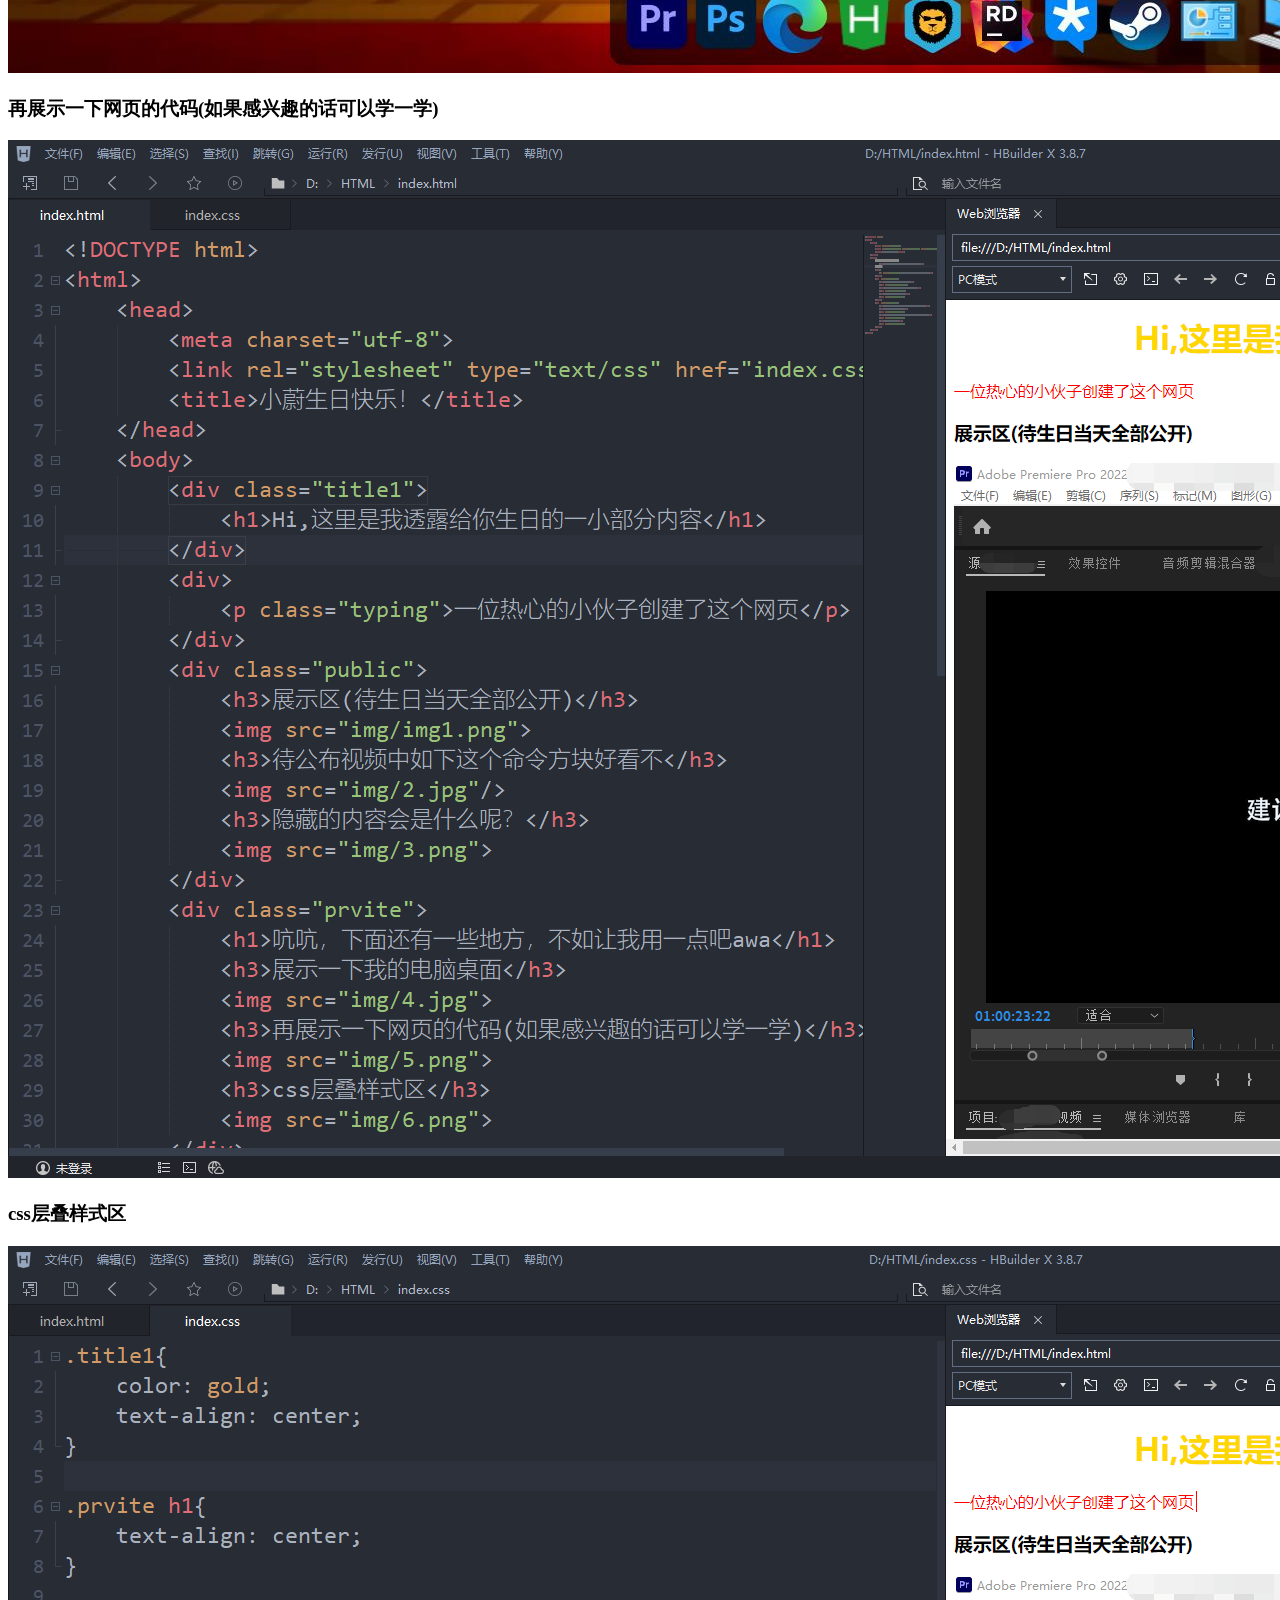
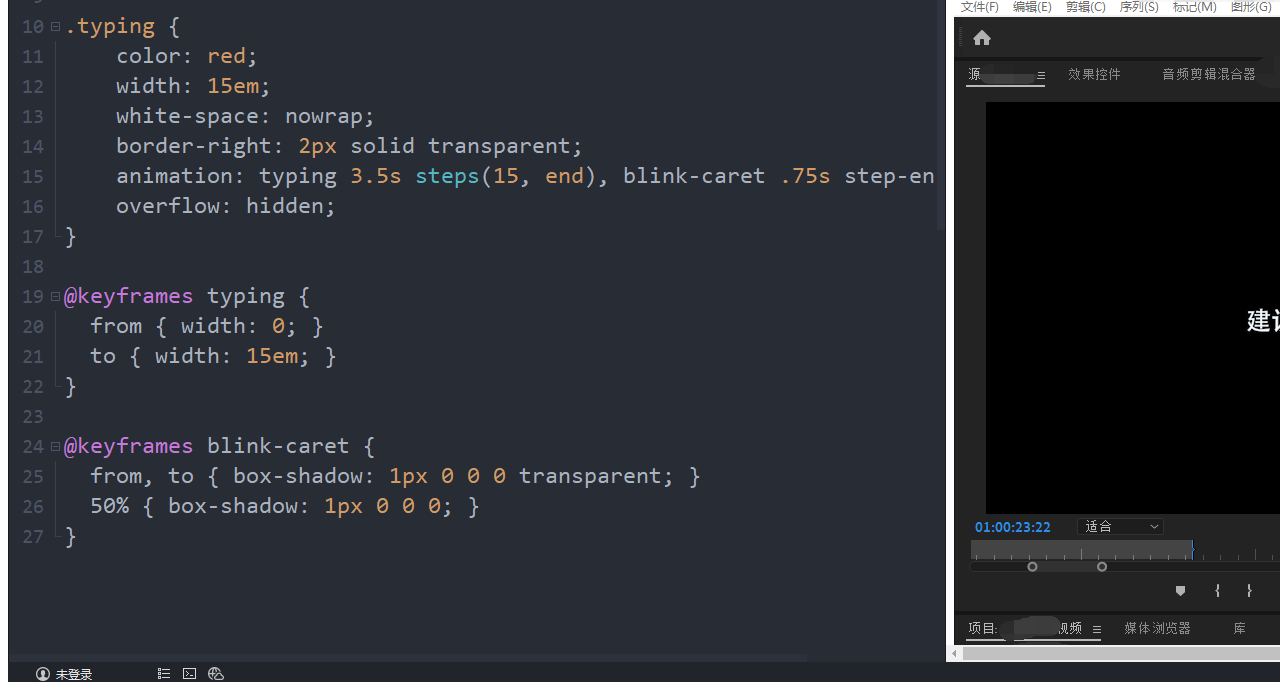
<file: html/yg.html>
<!DOCTYPE html>
<html>
	<head>
		<meta charset="utf-8">
		<link rel="stylesheet" type="text/css" href="index.css" />
		<title>小蔚生日快乐！</title>
	</head>
	<body>
		<div class="title1">
			<h1>Hi,这里是我透露给你生日的一小部分内容</h1>
		</div>
		<div>
			<p class="typing">一位热心的小伙子创建了这个网页</p>
		</div>
		<div class="public">
			<h3>展示区(待生日当天全部公开)</h3>
			<img src="../img/img1.png">
			<h3>待公布视频中如下这个命令方块好看不</h3>
			<img src="../img/2.jpg"/>
			<h3>隐藏的内容会是什么呢？</h3>
			<img src="../img/3.png">
		</div>
		<div class="prvite">
			<h1>吭吭，下面还有一些地方，不如让我用一点吧awa</h1>
			<h3>展示一下我的电脑桌面</h3>
			<img src="../img/4.jpg">
			<h3>再展示一下网页的代码(如果感兴趣的话可以学一学)</h3>
			<img src="../img/5.png">
			<h3>css层叠样式区</h3>
			<img src="../img/6.png">
		</div>
	</body>
</html>
</file>
<file: html/index.css>
.title1{
	color: gold;
	text-align: center;
}

.prvite h1{
	text-align: center;
}

.typing {
	color: red;
    width: 15em;
    white-space: nowrap;
    border-right: 2px solid transparent;
    animation: typing 3.5s steps(15, end), blink-caret .75s step-end infinite;
    overflow: hidden;
}

@keyframes typing {
  from { width: 0; }
  to { width: 15em; }
}

@keyframes blink-caret {
  from, to { box-shadow: 1px 0 0 0 transparent; }
  50% { box-shadow: 1px 0 0 0; }
}
</file>
